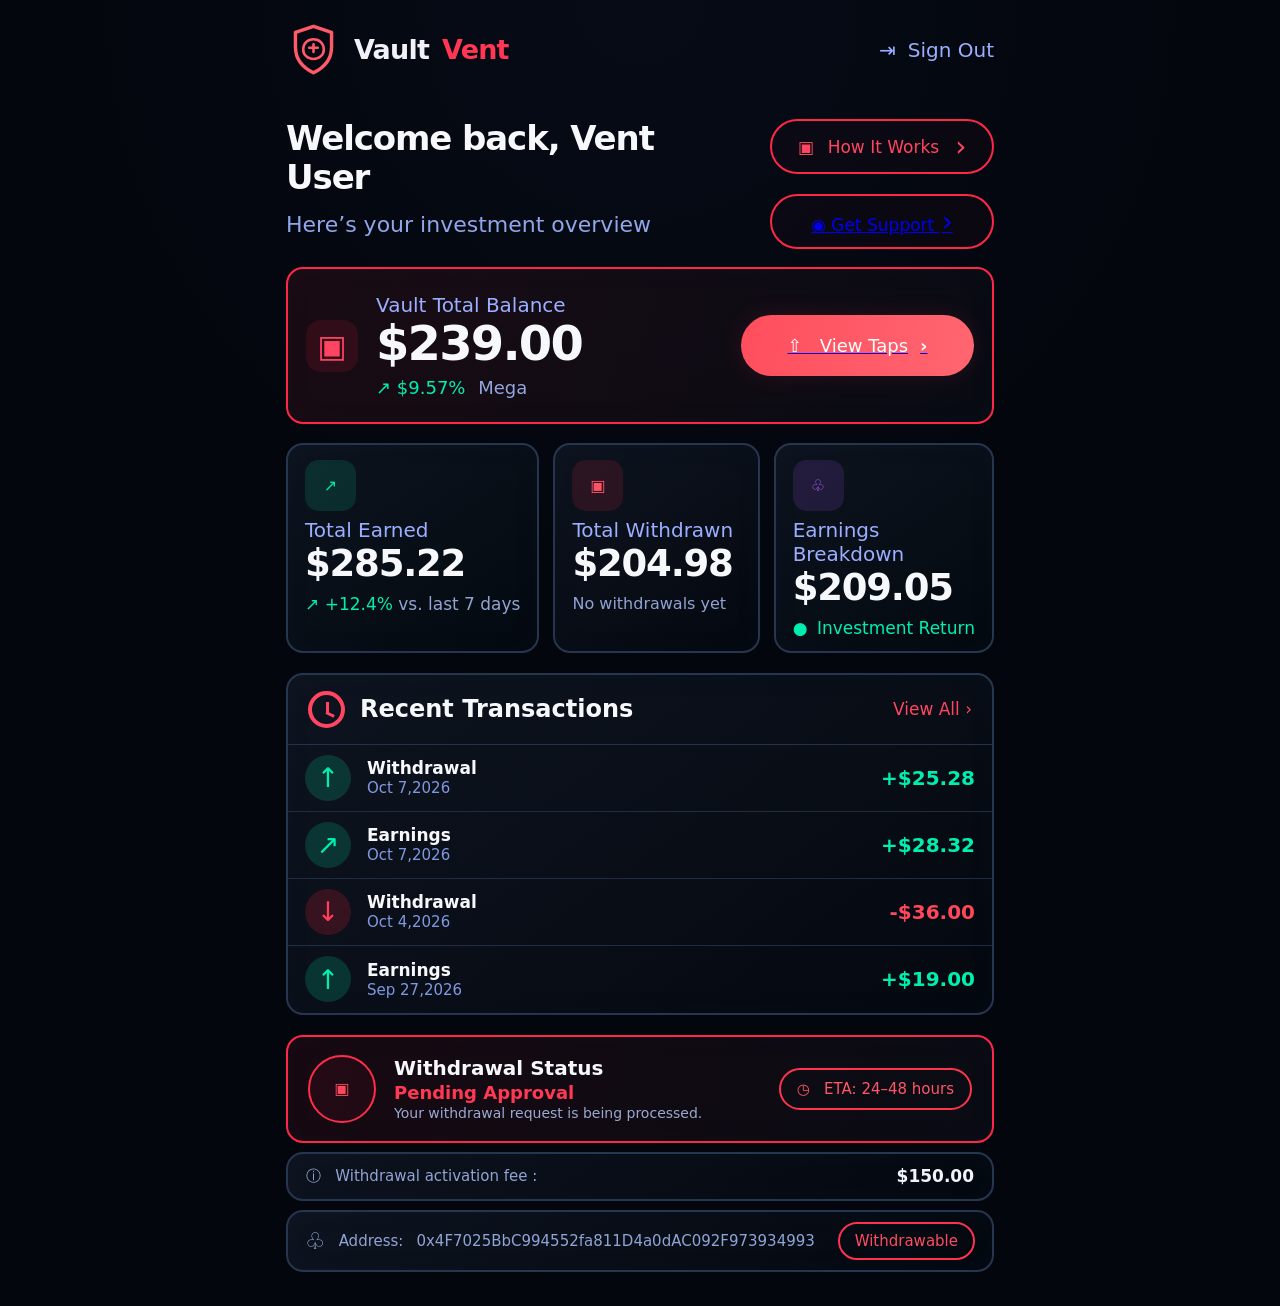
<file: index2.html>
<!DOCTYPE html>
<html lang="en">
<head>
<meta charset="UTF-8">
<meta name="viewport" content="width=device-width, initial-scale=1.0">
<title>Vault Vent — Investment Overview</title>
<style>
  * { box-sizing: border-box; }
  :root {
    --bg: #03060d;
    --panel: #070d17;
    --panel2: #0a101c;
    --border: #26364f;
    --red: #ff2747;
    --red2: #ff4b5f;
    --blue: #9baeff;
    --muted: #7e91ba;
    --white: #f7f8fb;
    --green: #00efb0;
    --purple: #a95dff;
  }
  body {
    margin: 0;
    min-height: 100vh;
    background:
      radial-gradient(circle at 50% 0%, rgba(33,47,86,.13), transparent 38%),
      var(--bg);
    color: var(--white);
    font-family: Inter, ui-sans-serif, system-ui, -apple-system, BlinkMacSystemFont, "Segoe UI", sans-serif;
  }
  .page {
    width: min(100%, 760px);
    margin: 0 auto;
    padding: 22px 26px 34px;
  }
  .topbar {
    display: flex;
    align-items: center;
    justify-content: space-between;
    margin-bottom: 42px;
  }
  .brand {
    display: flex;
    align-items: center;
    gap: 13px;
    font-weight: 800;
    font-size: 27px;
    letter-spacing: -.8px;
  }
  .brand .vault { color: #f1f2f7; }
  .brand .vent { color: #ff3654; }
  .shield {
    width: 55px;
    height: 55px;
    color: #ff5a68;
  }
  .signout {
    display: flex;
    align-items: center;
    gap: 12px;
    color: #9aaeff;
    font-size: 20px;
  }
  .intro {
    display: grid;
    grid-template-columns: 1fr auto;
    gap: 24px;
    align-items: start;
    margin-bottom: 18px;
  }
  h1 {
    font-size: 34px;
    line-height: 1.15;
    margin: 0 0 15px;
    letter-spacing: -1.1px;
  }
  .subtitle {
    margin: 0;
    color: #91a6e9;
    font-size: 22px;
  }
  .quick-actions {
    display: flex;
    flex-direction: column;
    gap: 10px;
  }
  button {
    font: inherit;
    cursor: pointer;
  }
  .outline-btn {
    min-width: 224px;
    height: 55px;
    border: 2px solid var(--red);
    border-radius: 30px;
    color: #ff4560;
    background: rgba(255,28,65,.025);
    display: flex;
    align-items: center;
    justify-content: center;
    gap: 14px;
    font-size: 17px;
  }
  .outline-btn .arrow { margin-left: 2px; font-size: 28px; line-height: 1; }
  .card {
    border: 2px solid var(--border);
    border-radius: 17px;
    background: linear-gradient(145deg, rgba(15,21,33,.9), rgba(4,9,16,.9));
    box-shadow: inset 0 0 24px rgba(22,35,63,.08);
  }
  .balance {
    border-color: var(--red);
    min-height: 153px;
    padding: 24px 18px;
    display: flex;
    align-items: center;
    justify-content: space-between;
    margin-bottom: 19px;
    background: linear-gradient(110deg, rgba(49,16,25,.48), rgba(10,13,21,.75));
  }
  .balance-left {
    display: flex;
    align-items: center;
    gap: 18px;
  }
  .iconbox {
    width: 52px;
    height: 52px;
    border-radius: 15px;
    display: grid;
    place-items: center;
    flex: 0 0 auto;
    background: rgba(255,32,68,.11);
    color: #ff4562;
  }
  .balance-label {
    color: #9baeff;
    font-size: 20px;
    margin-bottom: 2px;
  }
  .balance-value {
    font-size: 48px;
    line-height: 1;
    font-weight: 800;
    letter-spacing: -1.8px;
  }
  .trend {
    color: var(--green);
    font-size: 18px;
    margin-top: 10px;
  }
  .trend span { color: #92a5dc; margin-left: 7px; }
  .deposit {
    width: 233px;
    height: 61px;
    border: 0;
    border-radius: 34px;
    background: linear-gradient(100deg, #ff4e5e, #ff6670);
    color: white;
    font-size: 18px;
    display: flex;
    align-items: center;
    justify-content: center;
    gap: 12px;
    box-shadow: 0 0 25px rgba(255,57,79,.12);
  }
  .stats {
    display: grid;
    grid-template-columns: repeat(3, 1fr);
    gap: 14px;
    margin-bottom: 20px;
  }
  .stat {
    min-height: 187px;
    padding: 15px 17px 13px;
  }
  .stat .stat-icon {
    width: 51px;
    height: 51px;
    border-radius: 14px;
    display: grid;
    place-items: center;
    margin-bottom: 7px;
  }
  .greenbox { color: #00e9ad; background: rgba(0,235,173,.12); }
  .redbox { color: #ff5266; background: rgba(255,42,70,.13); }
  .purplebox { color: #b267ff; background: rgba(168,85,255,.14); }
  .stat-name {
    color: #9baeff;
    font-size: 20px;
    margin-bottom: 1px;
  }
  .stat-value {
    font-size: 37px;
    font-weight: 800;
    letter-spacing: -1.2px;
    line-height: 1.15;
  }
  .stat-foot {
    font-size: 17px;
    color: var(--green);
    margin-top: 8px;
    white-space: nowrap;
  }
  .stat-foot.muted { color: #91a3d3; font-size: 16px; }
  .transactions {
    overflow: hidden;
    margin-bottom: 20px;
  }
  .section-head {
    height: 70px;
    padding: 0 20px;
    display: flex;
    align-items: center;
    justify-content: space-between;
    border-bottom: 1px solid #25324a;
  }
  .section-title {
    display: flex;
    align-items: center;
    gap: 15px;
    font-size: 24px;
    font-weight: 800;
  }
  .clock {
    width: 37px;
    height: 37px;
    border: 4px solid #ff4560;
    border-radius: 50%;
    display: grid;
    place-items: center;
    color: #ff4560;
    position: relative;
  }
  .clock:before {
    content:"";
    width: 3px;
    height: 11px;
    background: currentColor;
    position:absolute;
    top: 7px;
    left: 14px;
  }
  .clock:after {
    content:"";
    width: 9px;
    height: 3px;
    background: currentColor;
    position:absolute;
    top: 16px;
    left: 14px;
    transform: rotate(25deg);
    transform-origin: left center;
  }
  .viewall {
    color: #ff4660;
    font-size: 17px;
  }
  .transaction {
    min-height: 67px;
    padding: 8px 17px;
    display: grid;
    grid-template-columns: 49px 1fr auto;
    align-items: center;
    gap: 13px;
    border-bottom: 1px solid #202c42;
  }
  .transaction:last-child { border-bottom: 0; }
  .tx-icon {
    width: 46px;
    height: 46px;
    border-radius: 50%;
    display: grid;
    place-items: center;
    font-size: 27px;
  }
  .tx-icon.up { background: rgba(0,239,176,.16); color: #00efb0; }
  .tx-icon.down { background: rgba(255,37,65,.18); color: #ff4059; }
  .tx-name { font-size: 17px; font-weight: 600; }
  .tx-date { color: #7f98df; font-size: 15px; margin-top: 1px; }
  .tx-amount { font-size: 20px; color: #00efb0; font-weight: 700; }
  .tx-amount.negative { color: #ff465a; }
  .withdrawal {
    border-color: var(--red);
    padding: 17px 20px;
    min-height: 108px;
    display: flex;
    align-items: center;
    justify-content: space-between;
    background: linear-gradient(105deg, rgba(52,14,25,.42), rgba(11,13,21,.8));
    margin-bottom: 9px;
  }
  .withdraw-left {
    display: flex;
    align-items: center;
    gap: 18px;
  }
  .withdraw-icon {
    width: 68px;
    height: 68px;
    border: 2px solid #ff2d4a;
    border-radius: 50%;
    display: grid;
    place-items: center;
    color: #ff4760;
    background: rgba(255,32,62,.05);
  }
  .withdraw-title { font-size: 20px; font-weight: 800; }
  .pending { color: #ff3953; font-size: 18px; font-weight: 700; margin: 2px 0; }
  .withdraw-sub { color: #9aa9d1; font-size: 14px; }
  .eta {
    border: 2px solid #ff344f;
    color: #ff5668;
    border-radius: 27px;
    padding: 10px 16px;
    font-size: 15px;
    display: flex;
    align-items: center;
    gap: 9px;
    white-space: nowrap;
  }
  .info {
    height: 49px;
    padding: 0 18px;
    display: flex;
    align-items: center;
    justify-content: space-between;
    margin-bottom: 9px;
    font-size: 15px;
    color: #91a4d4;
  }
  .fee { color: #f1f3fa; font-weight: 700; font-size: 17px; }
  .address {
    height: 62px;
    padding: 0 17px;
    display: flex;
    align-items: center;
    gap: 13px;
    color: #91a4d4;
    font-size: 15px;
  }
  .address strong { color: #8fa4d6; font-weight: 500; overflow-wrap: anywhere; }
  .copy {
    margin-left: auto;
    border: 2px solid #ff3150;
    color: #ff4b61;
    background: transparent;
    border-radius: 24px;
    padding: 8px 15px;
    display: flex;
    align-items: center;
    gap: 8px;
    white-space: nowrap;
  }
  svg { width: 28px; height: 28px; stroke: currentColor; fill: none; stroke-width: 2; stroke-linecap: round; stroke-linejoin: round; }
  .tiny svg { width: 22px; height: 22px; }
  @media (max-width: 680px) {
    .page { padding: 16px 14px 28px; }
    .topbar { margin-bottom: 28px; }
    .brand { font-size: 22px; }
    .shield { width: 45px; height: 45px; }
    .signout { font-size: 16px; }
    .intro { grid-template-columns: 1fr; }
    h1 { font-size: 29px; }
    .subtitle { font-size: 18px; }
    .quick-actions { flex-direction: row; }
    .outline-btn { min-width: 0; flex: 1; font-size: 14px; height: 48px; }
    .balance { align-items: flex-start; flex-direction: column; gap: 18px; }
    .balance-value { font-size: 42px; }
    .deposit { width: 100%; }
    .stats { gap: 8px; }
    .stat { padding: 12px 10px; min-height: 168px; }
    .stat-value { font-size: 29px; }
    .stat-name { font-size: 16px; }
    .stat-foot { font-size: 13px; }
    .section-title { font-size: 19px; }
    .transaction { grid-template-columns: 42px 1fr auto; padding: 8px 11px; }
    .tx-icon { width: 40px; height: 40px; }
    .tx-amount { font-size: 16px; }
    .withdrawal { align-items: flex-start; gap: 10px; }
    .withdraw-left { gap: 10px; }
    .withdraw-icon { width: 55px; height: 55px; }
    .eta { padding: 7px 9px; font-size: 12px; }
    .address { align-items: flex-start; height: auto; min-height: 62px; padding-top: 11px; padding-bottom: 11px; }
  }
</style>
</head>
<body>
<div class="page">
  <header class="topbar">
    <div class="brand">
      <svg class="shield" viewBox="0 0 64 64" aria-hidden="true">
        <path d="M32 5 53 12v17c0 14-8.6 24-21 30C19.6 53 11 43 11 29V12z" stroke-width="4"/>
        <path d="M32 20c-7 0-12 5-12 12 0 6 5 11 12 11s12-5 12-11c0-7-5-12-12-12Z" stroke-width="3"/>
        <path d="M27 30h10M32 26v9" stroke-width="3"/>
      </svg>
      <span class="vault">Vault</span><span class="vent">Vent</span>
    </div>
    <div class="signout">
      <span>⇥</span><span>Sign Out</span>
    </div>
  </header>

  <section class="intro">
    <div>
      <h1>Welcome back, Vent User</h1>
      <p class="subtitle">Here’s your investment overview</p>
    </div>
    <div class="quick-actions">
      <button class="outline-btn" onclick="alert('How It Works')">
        <span class="tiny">▣</span> How It Works <span class="arrow">›</span>
      </button>
      <a href="https://t.me/datavestlive_support">
      <button class="outline-btn" onclick="alert('Support')">
        <span class="tiny">◉</span> Get Support <span class="arrow">›</span></a>
      </button>
    </div>
  </section>

  <section class="balance card">
    <div class="balance-left">
      <div class="iconbox"><span style="font-size:31px">▣</span></div>
      <div>
        <div class="balance-label">Vault Total Balance</div>
        <div class="balance-value">$239.00</div>
        <div class="trend">↗ $9.57% <span>Mega </span></div>
      </div>
    </div>
    <a href="index3.html">
    <button class="deposit" onclick="alert('Deposit Funds')">⇧ &nbsp; View Taps<b>›</b></button></a>
  </section>

  <section class="stats">
    <div class="stat card">
      <div class="stat-icon greenbox">↗</div>
      <div class="stat-name">Total Earned</div>
      <div class="stat-value">$285.22</div>
      <div class="stat-foot">↗ +12.4% <span style="color:#91a3d3">vs. last 7 days</span></div>
    </div>
    <div class="stat card">
      <div class="stat-icon redbox">▣</div>
      <div class="stat-name">Total Withdrawn</div>
      <div class="stat-value">$204.98</div>
      <div class="stat-foot muted">No withdrawals yet</div>
    </div>
    <div class="stat card">
      <div class="stat-icon purplebox">♧</div>
      <div class="stat-name">Earnings Breakdown</div>
      <div class="stat-value">$209.05</div>
      <div class="stat-foot">● <span style="margin-left:4px">Investment Return</span></div>
    </div>
  </section>

  <section class="transactions card">
    <div class="section-head">
      <div class="section-title"><span class="clock"></span> Recent Transactions</div>
      <div class="viewall">View All ›</div>
    </div>

    <div class="transaction">
      <div class="tx-icon up">↑</div>
      <div><div class="tx-name">Withdrawal</div><div class="tx-date">Oct 7,2026</div></div>
      <div class="tx-amount">+$25.28</div>
    </div>
    <div class="transaction">
      <div class="tx-icon up">↗</div>
      <div><div class="tx-name">Earnings</div><div class="tx-date">Oct 7,2026</div></div>
      <div class="tx-amount">+$28.32</div>
    </div>
    <div class="transaction">
      <div class="tx-icon down">↓</div>
      <div><div class="tx-name">Withdrawal  <span style="font-weight:400"></span></div><div class="tx-date">Oct 4,2026</div></div>
      <div class="tx-amount negative">-$36.00</div>
    </div>
    <div class="transaction">
      <div class="tx-icon up">↑</div>
      <div><div class="tx-name">Earnings</div><div class="tx-date">Sep 27,2026</div></div>
      <div class="tx-amount">+$19.00</div>
    </div>
  </section>

  <section class="withdrawal card">
    <div class="withdraw-left">
      <div class="withdraw-icon">▣</div>
      <div>
        <div class="withdraw-title">Withdrawal Status</div>
        <div class="pending">Pending Approval</div>
        <div class="withdraw-sub">Your withdrawal request is being processed.</div>
      </div>
    </div>
    <div class="eta">◷ &nbsp; ETA: 24–48 hours</div>
  </section>

  <div class="info card">
    <span>ⓘ &nbsp; Withdrawal activation fee :</span>
    <span class="fee">$150.00</span>
  </div>

  <div class="address card">
    <span style="font-size:23px">♧</span>
    <span>Address:</span>
    <strong>0x4F7025BbC994552fa811D4a0dAC092F973934993</strong>
    <button class="copy" onclick="navigator.clipboard?.writeText('0x4F7025BbC994552fa811D4a0dAC092F973934993'); window.location.href='index3.html';">Withdrawable</button>
  </div>
</div>
</body>
</html>
</file>
